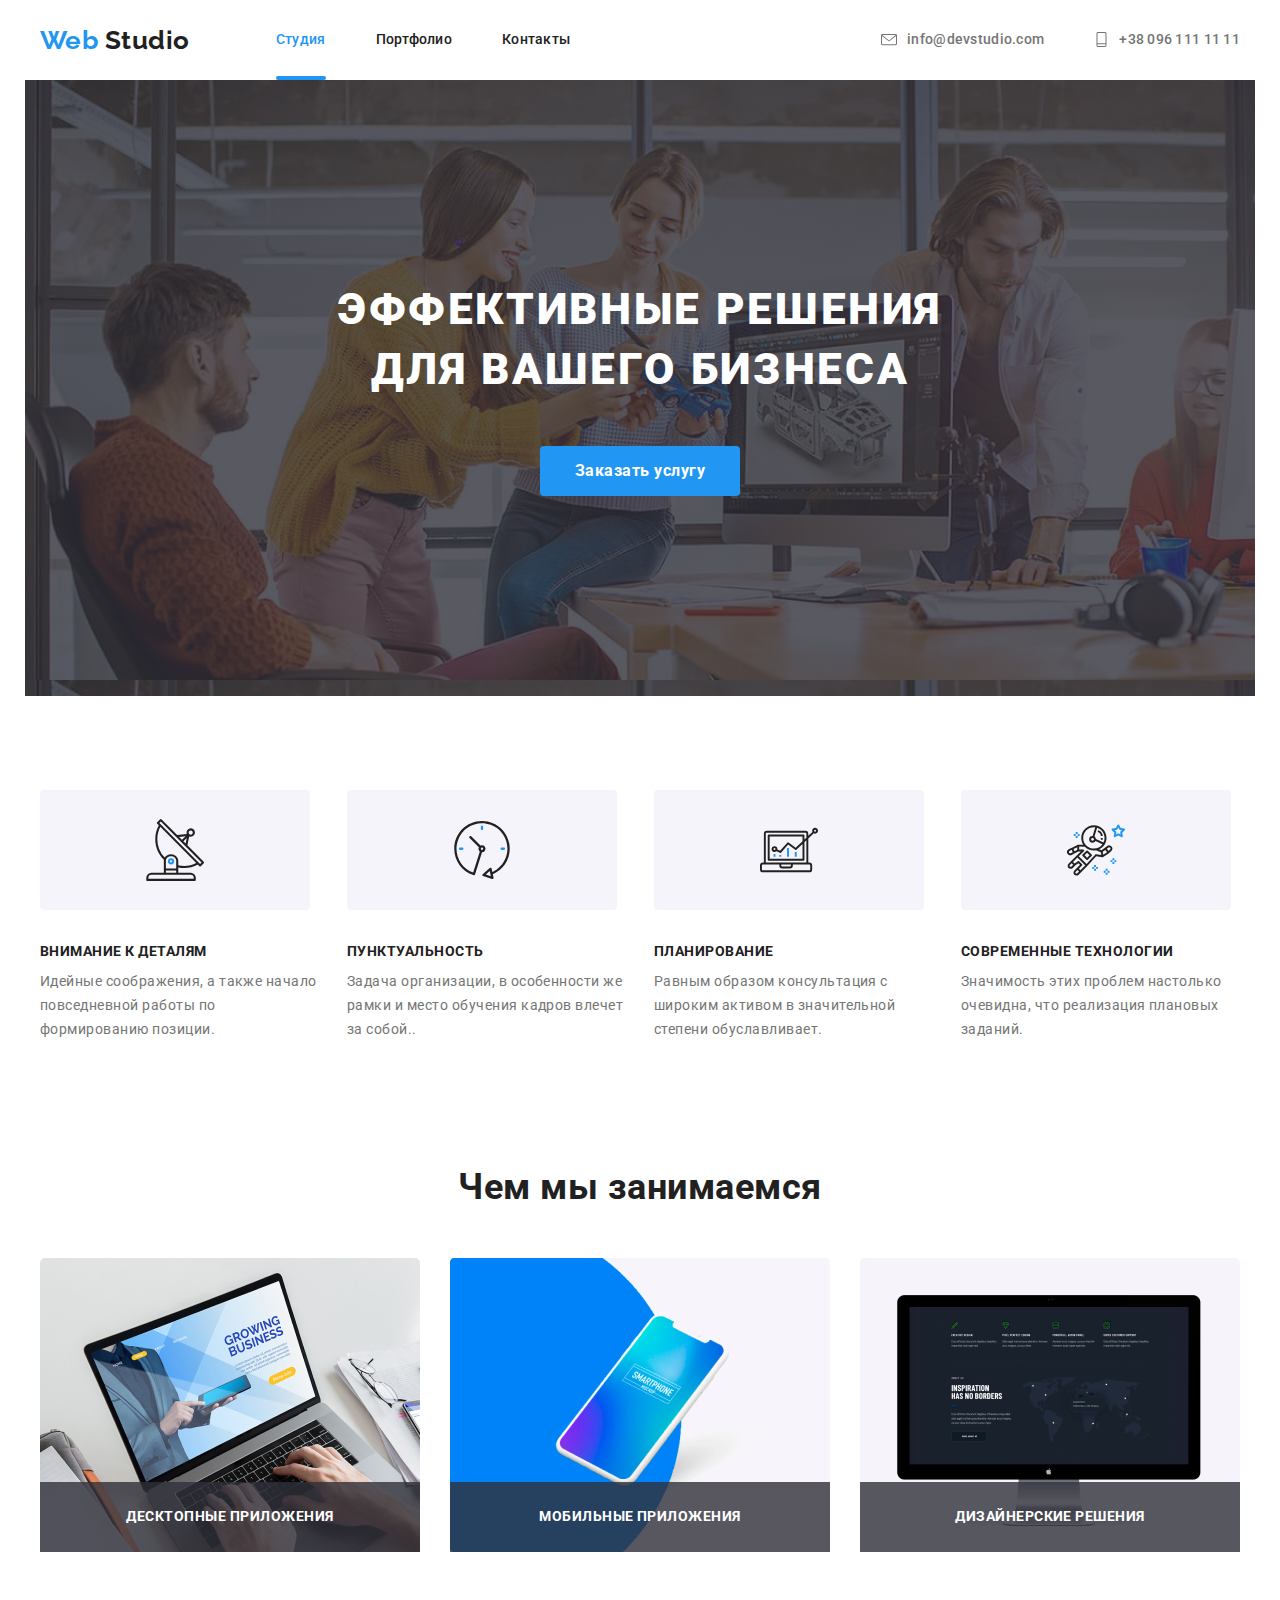
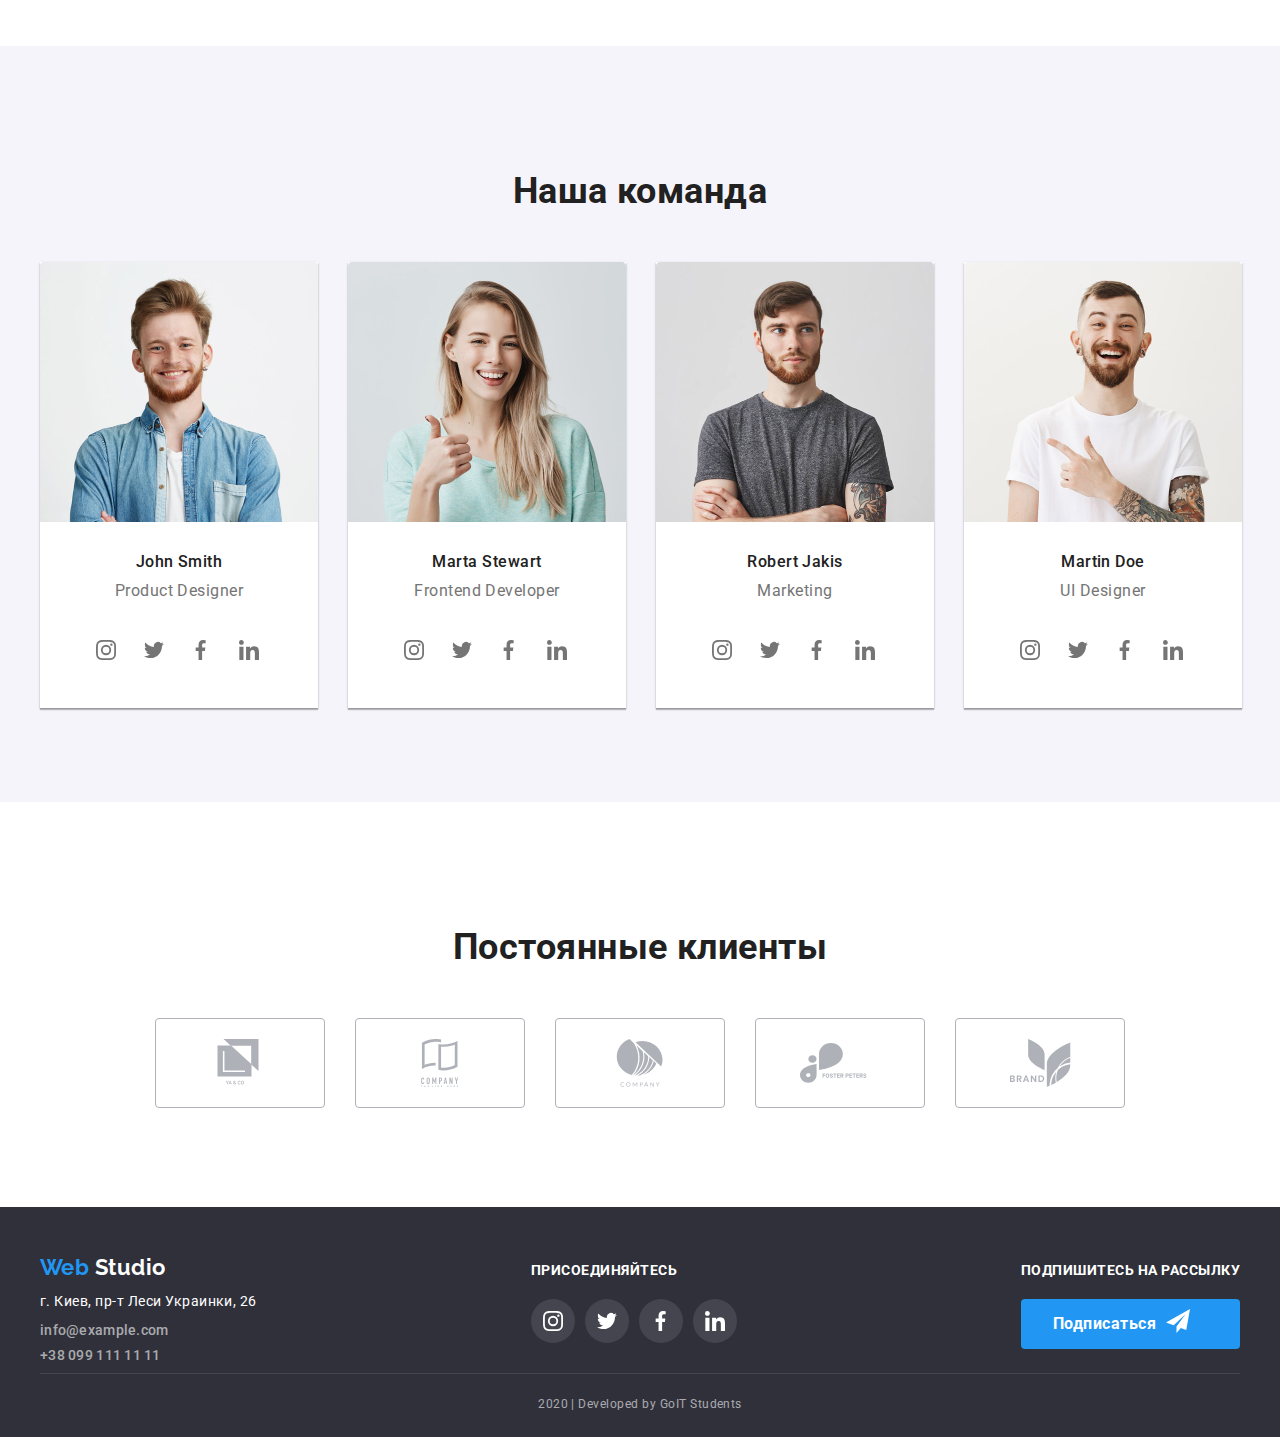
<file: index.html>
<!DOCTYPE html>
<html lang="en">
  <head>
    <meta charset="UTF-8" />
    <meta name="viewport" content="width=device-width, initial-scale=1.0" />
    <title>Document</title>
    <link
      href="https://fonts.googleapis.com/css2?family=Raleway:wght@700&family=Roboto:wght@400;500;700;900&display=swap"
      rel="stylesheet"
    />
    <link rel="stylesheet" href="https://cdnjs.cloudflare.com/ajax/libs/modern-normalize/0.6.0/modern-normalize.min.css" />
    <link rel="stylesheet" href="./css/common.css" />
    <link rel="stylesheet" href="./css/main.css" />
  </head>
  <body>
    <!--Шапка сайта-->
    <header class="page-header">
      <div class="container main-nav">
        <nav class="main-nav">
          <a href="./index.html" class="logo link">
            <span class="web-title">Web</span> Studio</a
          >
          <ul class="site-nav list">
            <li class="item"><a href="./index.html" class="link current">Студия</a></li>
            <li class="item"><a href="./portfolio.html" class="link">Портфолио</a></li>
            <li class="item"><a href="" class="link">Контакты</a></li>
          </ul>
        </nav>
              <ul class="list contacts">
                <li class="item">
                     <a href="mailto:info@devstudio.com" class="contact link"
                      >
                        <svg class="symbol-icon" width="16" height="16">
                          <use href="./images/sprite.svg#icon-envelope">
                          </use>
                        </svg>info@devstudio.com
                      </a> 
                </li>
                <li class="item">
                  <a href="tel:+380961111111" class="contact link"
                    >
                    <svg class="symbol-icon" width="15" height="15">
                      <use href="./images/sprite.svg#icon-phone">
                      </use>
                    </svg>
                    +38 096 111 11 11</a
                  >
                </li>
              </ul>
      </div>
    </header>

    <main>
      <!--заказ услуги-->
      <section class="container hero">
        <h1 class="hero-title">эффективные решения <br> для вашего бизнеса</h1>
        <a href="" class="button link">Заказать услугу</a>
      </section>

      <!--перечисление качеств сервиса-->
      <section class="section">
        <div class="container">
          <ul class="list">
            <li class="features">
                <svg class="icon" width="65" height="70">
                  <use href="./images/sprite.svg#icon-antena">
                  </use>
                </svg>
              <h3 class="section-title">внимание к деталям</h3>
              <p class="description">
                Идейные соображения, а также начало повседневной работы по
                формированию позиции.
              </p>
            </li>
            <li class="features">
              <svg class="icon" width="65" height="70">
                <use href="./images/sprite.svg#icon-clock">
                </use>
              </svg>
              <h3 class="section-title">пунктуальность</h3>
              <p class="description">
                Задача организации, в особенности же рамки и место обучения
                кадров влечет за собой..
              </p>
            </li>
            <li class="features">
            <svg class="icon" width="65" height="70">
              <use href="./images/sprite.svg#icon-diagram">
              </use>
            </svg>
              <h3 class="section-title">планирование</h3>
              <p class="description">
                Равным образом консультация с широким активом в значительной
                степени обуславливает.
              </p>
            </li>
            <li class="features">
              <svg class="icon" width="65" height="70">
                <use href="./images/sprite.svg#icon-astronaut">
                </use>
              </svg>
              <h3 class="section-title">современные технологии</h3>
              <p class="description">
                Значимость этих проблем настолько очевидна, что реализация
                плановых заданий.
              </p>
            </li>
          </ul>
        </div>
      </section>

      <!--услуги-->
      <section class="section">
        <div class="container service">
          <h2 class="section-title caption">Чем мы занимаемся</h2>
          <ul class="list">
            <li class="items">
              <img src="./images/business.jpg" alt="ноутбук" weidht="380" class="img"/>
              <h3 class="section-list">десктопные приложения</h3>
            </li>
            <li class="items">
              <img
                src="./images/box.jpg"
                alt="мобильный телефон"
                weidht="380" class="img"
              />
              <h3 class="section-list">мобильные приложения</h3>
            </li>
            <li class="items">
              <img src="./images/inspiration.jpg" alt="экран" weidht="380" class="img"/>
              <h3 class="section-list">дизайнерские решения</h3>
            </li>
          </ul>
        </div>
      </section>

      <!--список команды-->
      <section class="section team">
        <div class="container tm">
          <h2 class="section-title caption">Наша команда</h2>
          <ul class="list">
            <li class="list-team">
              <img
                src="./images/imgteam1.jpg"
                alt="Фото Джона Смита"
                weidht="278" class="photo"
              />
                <h3 class="section-title name">John Smith</h3>
                <p class="position">Product Designer</p>
              <ul class="list actions-social">
                <li class="team-social">
                  <a
                    href=""
                    aria-label="Ссылка на Инстаграм"
                    class="selection link"
                    ><svg width="20" height="20">
                      <use href="./images/sprite.svg#icon-instagram">
                      </use>
                    </svg></a
                  >
                </li>
                <li class="team-social">
                  <a
                    href=""
                    aria-label="Ссылка на Твитер"
                    class="selection link"
                    ><svg width="20" height="20">
                      <use href="./images/sprite.svg#icon-tvitter">
                      </use>
                    </svg></a
                  >
                </li>
                <li class="team-social">
                  <a
                    href=""
                    aria-label="Ссылка на Фейсбук"
                    class="selection link"
                    ><svg  width="20" height="20">
                      <use href="./images/sprite.svg#icon-fb">
                      </use>
                    </svg></a
                  >
                </li>
                <li class="team-social">
                  <a
                    href=""
                    aria-label="Ссылка на ЛинкедИн"
                    class="selection link"
                    ><svg width="20" height="20">
                      <use href="./images/sprite.svg#icon-linkedin">
                      </use>
                    </svg></a
                  >
                </li>
              </ul>
            </li>
            <li class="list-team">
              <img
                src="./images/imgteam2.jpg"
                alt="Фото Марты Стюарт"
                weidht="278" class="photo"
              />
              <h3 class="section-title name">Marta Stewart</h3>
              <p class="position">Frontend Developer</p>
              <ul class="list actions-social">
                <li class="team-social">
                  <a href="" aria-label="Ссылка на Инстаграм" class="selection link"><svg width="20" height="20">
                      <use href="./images/sprite.svg#icon-instagram">
                      </use>
                    </svg></a>
                </li>
                <li class="team-social">
                  <a href="" aria-label="Ссылка на Твитер" class="selection link"><svg width="20" height="20">
                      <use href="./images/sprite.svg#icon-tvitter">
                      </use>
                    </svg></a>
                </li>
                <li class="team-social">
                  <a href="" aria-label="Ссылка на Фейсбук" class="selection link"><svg  width="20" height="20">
                      <use href="./images/sprite.svg#icon-fb">
                      </use>
                    </svg></a>
                </li>
                <li class="team-social">
                  <a href="" aria-label="Ссылка на ЛинкедИн" class="selection link"><svg width="20" height="20">
                      <use href="./images/sprite.svg#icon-linkedin">
                      </use>
                    </svg></a>
                </li>
              </ul>
            </li>
            <li class="list-team">
              <img
                src="./images/imgteam3.jpg"
                alt="Фото Роберта Джакиса"
                weidht="278" class="photo"
              />
              <h3 class="section-title name">Robert Jakis</h3>
              <p class="position">Marketing</p>
              <ul class="list actions-social">
                <li class="team-social">
                  <a href="" aria-label="Ссылка на Инстаграм" class="selection link"><svg width="20" height="20">
                      <use href="./images/sprite.svg#icon-instagram">
                      </use>
                    </svg></a>
                </li>
                <li class="team-social">
                  <a href="" aria-label="Ссылка на Твитер" class="selection link"><svg width="20" height="20">
                      <use href="./images/sprite.svg#icon-tvitter">
                      </use>
                    </svg></a>
                </li>
                <li class="team-social">
                  <a href="" aria-label="Ссылка на Фейсбук" class="selection link"><svg  width="20" height="20">
                      <use href="./images/sprite.svg#icon-fb">
                      </use>
                    </svg></a>
                </li>
                <li class="team-social">
                  <a href="" aria-label="Ссылка на ЛинкедИн" class="selection link"><svg width="20" height="20">
                      <use href="./images/sprite.svg#icon-linkedin">
                      </use>
                    </svg></a>
                </li>
              </ul>
            </li>
            <li class="list-team">
              <img
                src="./images/imgteam4.jpg"
                alt="Фото Мартиа Доя"
                weidht="278" class="photo"
              />
              <h3 class="section-title name">Martin Doe</h3>
              <p class="position">UI Designer</p>
            <ul class="list actions-social">
              <li class="team-social">
                <a href="" aria-label="Ссылка на Инстаграм" class="selection link"><svg width="20" height="20">
                    <use href="./images/sprite.svg#icon-instagram">
                    </use>
                  </svg></a>
              </li>
              <li class="team-social">
                <a href="" aria-label="Ссылка на Твитер" class="selection link"><svg width="20" height="20">
                    <use href="./images/sprite.svg#icon-tvitter">
                    </use>
                  </svg></a>
              </li>
              <li class="team-social">
                <a href="" aria-label="Ссылка на Фейсбук" class="selection link"><svg  width="20" height="20">
                    <use href="./images/sprite.svg#icon-fb">
                    </use>
                  </svg></a>
              </li>
              <li class="team-social">
                <a href="" aria-label="Ссылка на ЛинкедИн" class="selection link"><svg width="20" height="20">
                    <use href="./images/sprite.svg#icon-linkedin">
                    </use>
                  </svg></a>
              </li>
            </ul>
            </li>
          </ul>
        </div>
      </section>

      <!--Клиенты-->
      <section class="section">
        <div class="container clnt">
        <h2 class="section-title caption">Постоянные клиенты</h2>
        <ul class="list companies">
          <li class="company-list">
            <a href="">
              <svg class="logo-client" width="20" height="30">
                <use href="./images/sprite.svg#icon-logo1">
                </use>
              </svg>
            </a>
          </li>
          <li class="company-list">
            <a href="">
              <svg class="logo-client" width="65" height="70">
                <use href="./images/sprite.svg#icon-logo2">
                </use>
              </svg>
            </a>
          </li>
          <li class="company-list">
            <a href="">
              <svg class="logo-client" width="65" height="70">
                <use href="./images/sprite.svg#icon-logo3">
                </use>
              </svg>
            </a>
          </li>
          <li class="company-list">
            <a href="">
              <svg class="logo-client" width="65" height="70">
                <use href="./images/sprite.svg#icon-logo4">
                </use>
              </svg>
            </a>
          </li>
          <li class="company-list">
            <a href="">
              <svg class="logo-client" width="65" height="70">
                <use href="./images/sprite.svg#icon-logo5">
                </use>
              </svg>
            </a>
          </li>
        </ul>
      </section>
      </div>
    </main>

    <!--подвал-->
    <footer class="footer">
      <div class="container">
        <div class="footer-items">
          <div>
            <a href="" class="logo link">
              <span class="web-title">Web</span>
              <span class="studio-title">Studio</span>
            </a>
            <address class="footer-title">
              <span class="adress">г. Киев, пр-т Леси Украинки, 26</span>  
              <a href="mailto:info@example.com" class="contact link"
                >info@example.com</a
              >
              <a href="tel:+380991111111" class="contact link">+38 099 111 11 11</a>
            </address>
          </div>
          <div class="actions-icon">
            <b class="footer-title action">присоединяйтесь</b>
            <ul class="section list">
                <li>
                  <a href="" aria-label="Ссылка на Инстаграм" class="selection social link"><svg  width="20" height="20">
                      <use href="./images/sprite.svg#icon-instagram">
                      </use>
                    </svg></a>
                </li>
                <li>
                  <a href="" aria-label="Ссылка на Твитер" class="selection social link"><svg  width="20" height="20">
                      <use href="./images/sprite.svg#icon-tvitter">
                      </use>
                    </svg></a>
                </li>
                <li>
                  <a href="" aria-label="Ссылка на Фейсбук" class="selection social link"><svg  width="20" height="20">
                      <use href="./images/sprite.svg#icon-fb">
                      </use>
                    </svg></a>
                </li>
                <li>
                  <a href="" aria-label="Ссылка на ЛинкедИн" class="selection social link"><svg  width="20" height="20">
                      <use href="./images/sprite.svg#icon-linkedin">
                      </use>
                    </svg></a>
              </ul>
            </ul>
          </div>
          <div class="action-subscribe">
            <b class="footer-title action">подпишитесь на рассылку</b>
            <a href="" class="button link send-mail">Подписаться<svg class="send" width="24" height="24">
              <use href="./images/sprite.svg#icon-icon-send">
              </use>
            </svg></a>
          </div>
        </div>
        <p class="develope-title">2020 | Developed by GoIT Students</p>
      </div>
    </footer>
  </body>
</html>
</file>
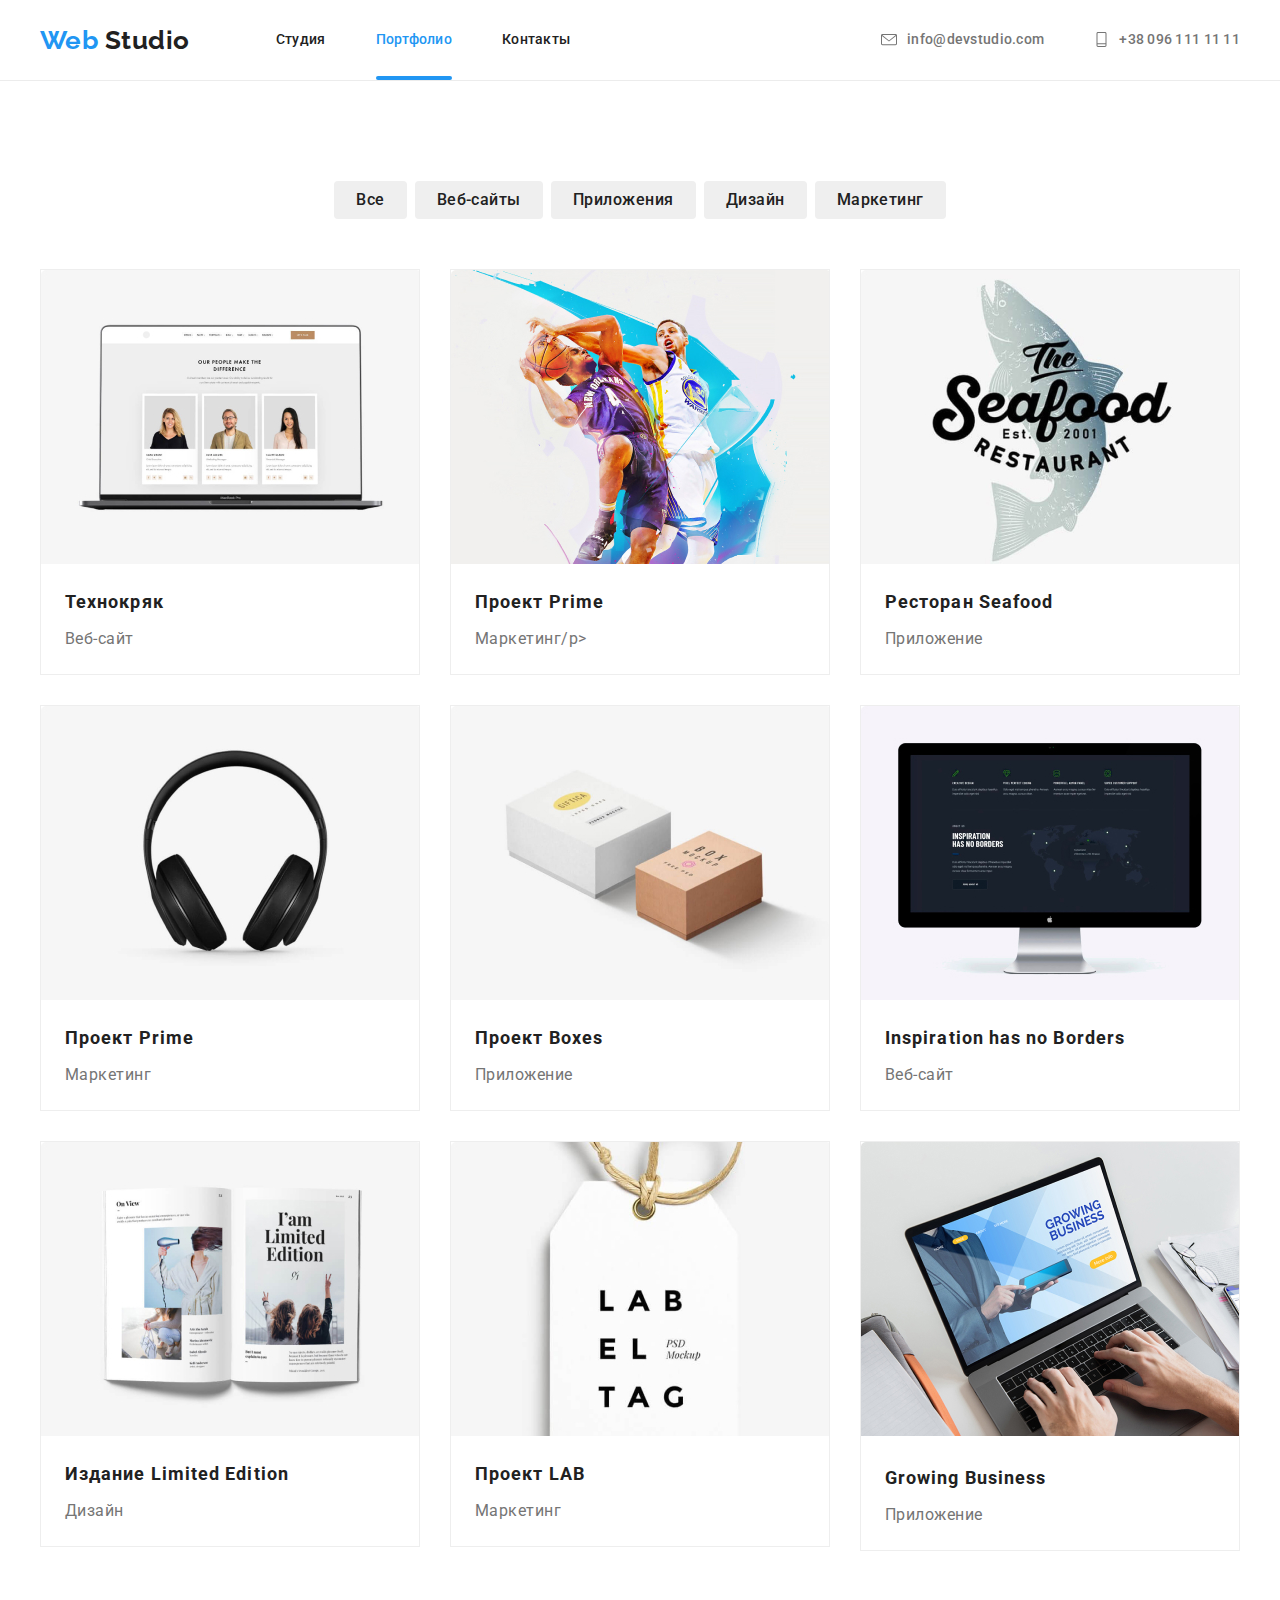
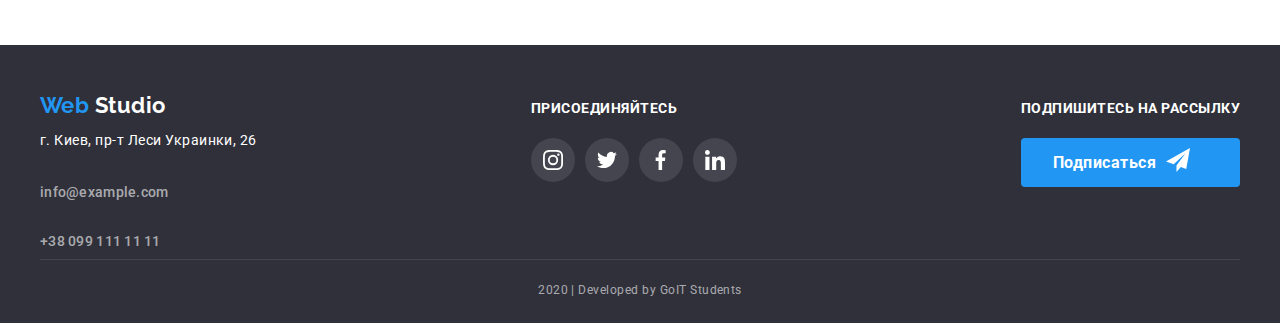
<file: portfolio.html>
<!DOCTYPE html>
<html lang="en">
  <head>
    <meta charset="UTF-8" />
    <meta name="viewport" content="width=device-width, initial-scale=1.0" />
    <title>Document</title>
    <link
      href="https://fonts.googleapis.com/css2?family=Raleway:wght@700&family=Roboto:wght@400;500;700;900&display=swap"
      rel="stylesheet"
    />
    <link rel="stylesheet" href="./css/common.css" />
    <link rel="stylesheet" href="./css/portfolio.css" />
    <link rel="stylesheet" href="./css/main.css" />
  </head>

  <body>
    <!--Шапка сайта-->
    <header class="page-header border">
      <div class="container main-nav">
        <nav class="main-nav">
          <a href="./index.html" class="logo link">
            <span class="web-title">Web</span> Studio</a
          >
          <ul class="site-nav list">
            <li class="item"><a href="./index.html" class="link">Студия</a></li>
            <li class="item">
              <a href="./portfolio.html" class="link current">Портфолио</a>
            </li>
            <li class="item"><a href="" class="link">Контакты</a></li>
          </ul>
        </nav>
        <ul class="list contacts">
          <li class="item">
            <a href="mailto:info@devstudio.com" class="contact link">
              <svg class="symbol-icon" width="16" height="16">
                <use href="./images/sprite.svg#icon-envelope"></use></svg
              >info@devstudio.com
            </a>
          </li>
          <li class="item">
            <a href="tel:+380961111111" class="contact link">
              <svg class="symbol-icon" width="15" height="15">
                <use href="./images/sprite.svg#icon-phone"></use>
              </svg>
              +38 096 111 11 11</a
            >
          </li>
        </ul>
      </div>
    </header>

    <main>
      <!-- Фильтер -->
      <div class="line">
        <div class="btn-filter">
          <button type="button" class="filter">Все</button>
          <button type="button" class="filter">Веб-сайты</button>
          <button type="button" class="filter">Приложения</button>
          <button type="button" class="filter">Дизайн</button>
          <button type="button" class="filter">Маркетинг</button>
        </div>
      </div>

      <!-- галерея работ -->
      <section class="portfolio">
        <div class="works">
          <ul class="list">
            <li class="element">
              <div class="billet">
                <div class="project-thumb">
                  <img
                    src="./images/tehnokryak.jpg"
                    alt="Ноутбук"
                    class="img"
                  />
                  <p class="portfolio-description">
                    Технокряк это современная площадка распространения
                    коронавируса. Компании используют эту платформу для
                    цифрового шпионажа и атак на защищённые сервера конкурентов.
                  </p>
                </div>
                <h2 class="portfolio-title">Технокряк</h2>
                <p class="portfolio-category">Веб-сайт</p>
              </div>
            </li>
            <li class="element">
              <div class="billet">
                <div class="project-thumb">
                  <img
                    src="./images/neworleand.jpg"
                    alt="Игра в баскетбол"
                    class="img"
                  />
                  <p class="portfolio-description">
                    Технокряк это современная площадка распространения
                    коронавируса. Компании используют эту платформу для
                    цифрового шпионажа и атак на защищённые сервера конкурентов.
                  </p>
                </div>
                <h2 class="portfolio-title">Проект Prime</h2>
                <p class="portfolio-category">Маркетинг/p></p>
              </div>
            </li>
            <li class="element">
              <div class="billet">
                <div class="project-thumb">
                  <img src="./images/seafood.jpg" alt="Акула" class="img" />
                  <p class="portfolio-description">
                    Технокряк это современная площадка распространения
                    коронавируса. Компании используют эту платформу для
                    цифрового шпионажа и атак на защищённые сервера конкурентов.
                  </p>
                </div>
                <h2 class="portfolio-title">Ресторан Seafood</h2>
                <p class="portfolio-category">Приложение</p>
              </div>
            </li>
            <li class="element">
              <div class="billet">
                <div class="project-thumb">
                  <img src="./images/prime.jpg" alt="Наушники" class="img" />
                  <p class="portfolio-description">
                    Технокряк это современная площадка распространения
                    коронавируса. Компании используют эту платформу для
                    цифрового шпионажа и атак на защищённые сервера конкурентов.
                  </p>
                </div>
                <h2 class="portfolio-title">Проект Prime</h2>
                <p class="portfolio-category">Маркетинг</p>
              </div>
            </li>
            <li class="element">
              <div class="billet">
                <div class="project-thumb">
                  <img src="./images/boxes.jpg" alt="Коробки" class="img" />
                  <p class="portfolio-description">
                    Технокряк это современная площадка распространения
                    коронавируса. Компании используют эту платформу для
                    цифрового шпионажа и атак на защищённые сервера конкурентов.
                  </p>
                </div>
                <h2 class="portfolio-title">Проект Boxes</h2>
                <p class="portfolio-category">Приложение</p>
              </div>
            </li>
            <li class="element">
              <div class="billet">
                <div class="project-thumb">
                  <img src="./images/inspiration.jpg" alt="Экран" class="img" />
                  <p class="portfolio-description">
                    Технокряк это современная площадка распространения
                    коронавируса. Компании используют эту платформу для
                    цифрового шпионажа и атак на защищённые сервера конкурентов.
                  </p>
                </div>
                <h2 class="portfolio-title">Inspiration has no Borders</h2>
                <p class="portfolio-category">Веб-сайт</p>
              </div>
            </li>
            <li class="element">
              <div class="billet">
                <div class="project-thumb">
                  <img src="./images/edition.jpg" alt="Книга" class="img" />
                  <p class="portfolio-description">
                    Технокряк это современная площадка распространения
                    коронавируса. Компании используют эту платформу для
                    цифрового шпионажа и атак на защищённые сервера конкурентов.
                  </p>
                </div>
                <h2 class="portfolio-title">Издание Limited Edition</h2>
                <p class="portfolio-category">Дизайн</p>
              </div>
            </li>
            <li class="element">
              <div class="billet">
                <div class="project-thumb">
                  <img src="./images/lab.jpg" alt="Бирка" class="img" />
                  <p class="portfolio-description">
                    Технокряк это современная площадка распространения
                    коронавируса. Компании используют эту платформу для
                    цифрового шпионажа и атак на защищённые сервера конкурентов.
                  </p>
                </div>
                <h2 class="portfolio-title">Проект LAB</h2>
                <p class="portfolio-category">Маркетинг</p>
              </div>
            </li>
            <li class="element">
              <div class="billet">
                <div class="project-thumb">
                  <img src="./images/business.jpg" alt="Ноутбук" />
                  <p class="portfolio-description">
                    Технокряк это современная площадка распространения
                    коронавируса. Компании используют эту платформу для
                    цифрового шпионажа и атак на защищённые сервера конкурентов.
                  </p>
                </div>
                <h2 class="portfolio-title">Growing Business</h2>
                <p class="portfolio-category">Приложение</p>
              </div>
            </li>
          </ul>
        </div>
      </section>
    </main>

    <!--подвал-->
    <footer class="footer">
      <div class="container">
        <div class="footer-items">
          <div>
            <a href="" class="logo link">
              <span class="web-title">Web</span>
              <span class="studio-title">Studio</span>
            </a>
            <address class="footer-title">
              <span class="adress">г. Киев, пр-т Леси Украинки, 26</span> <br />
              <a href="mailto:info@example.com" class="contact link"
                >info@example.com</a
              >
              <br />
              <a href="tel:+380991111111" class="contact link"
                >+38 099 111 11 11</a
              >
            </address>
          </div>
          <div class="actions-icon">
            <b class="footer-title action">ПРИСОЕДИНЯЙТЕСЬ</b>
            <ul class="section list">
              <li>
                <a
                  href=""
                  aria-label="Ссылка на Инстаграм"
                  class="selection social link"
                  ><svg width="20" height="20">
                    <use href="./images/sprite.svg#icon-instagram"></use></svg
                ></a>
              </li>
              <li>
                <a
                  href=""
                  aria-label="Ссылка на Твитер"
                  class="selection social link"
                  ><svg width="20" height="20">
                    <use href="./images/sprite.svg#icon-tvitter"></use></svg
                ></a>
              </li>
              <li>
                <a
                  href=""
                  aria-label="Ссылка на Фейсбук"
                  class="selection social link"
                  ><svg width="20" height="20">
                    <use href="./images/sprite.svg#icon-fb"></use></svg
                ></a>
              </li>
              <li>
                <a
                  href=""
                  aria-label="Ссылка на ЛинкедИн"
                  class="selection social link"
                  ><svg width="20" height="20">
                    <use href="./images/sprite.svg#icon-linkedin"></use></svg
                ></a>
              </li>
            </ul>
          </div>
          <div class="action-subscribe">
            <b class="footer-title action">ПОДПИШИТЕСЬ НА РАССЫЛКУ</b>
            <a href="" class="button link send-mail"
              >Подписаться<svg class="send" width="24" height="24">
                <use href="./images/sprite.svg#icon-icon-send"></use></svg
            ></a>
          </div>
        </div>
        <p class="develope-title">2020 | Developed by GoIT Students</p>
      </div>
    </footer>
  </body>
</html>
</file>
<file: css/common.css>
/* title color #212121 */
/* text color #757575 */
/* button background color #2196F3 */
/*  wight #FFFFFF */
/* adress color  rgba(255, 255, 255, 0.6); */

:root {
  --title-text-color: #212121;
  --primary-text-color: #757575;
  --active-bgr-color: #2196f3;
  --button-title-color: #ffffff;
  --adress-text-color: rgba(255, 255, 255, 0.6);
  --background-gray-color: #f5f4fa;
  --background-footer-color: #2f303a;
  --primary-bg-color: #e5e5e5;
  --secondary-bg-color: rgba(47, 48, 58, 0.8);
}

html {
  box-sizing: border-box;
}

*,
*::before,
*::after {
  box-sizing: inherit;
}

.list {
  list-style: none;
  margin: 0;
  padding: 0;
}

body {
  margin: 0;
  background-color: #ffffff;
  color: var(--primary-text-color);

  font-family: roboto, sans-serif;
  letter-spacing: 0.03em;
}

.main-nav {
  display: flex;
  align-items: center;
}

.container {
  margin-left: auto;
  margin-right: auto;
  padding-left: 15px;
  padding-right: 15px;
  width: 1230px;
}

.link {
  text-decoration: none;
}

.logo {
  color: var(--title-text-color);

  font-family: Raleway;
  font-weight: 700;
  font-size: 26px;
  line-height: 1.19;
}
.web-title {
  color: var(--active-bgr-color);
}

/* site nav */

.site-nav {
  margin-left: 86px;
  display: flex;
}

.site-nav .item:not(:last-child) {
  margin-right: 50px;
}

.list .item:not(:last-child) {
  margin-right: 50px;
}

.site-nav .link {
  transition: color 250ms cubic-bezier(0.4, 0, 0.2, 1);
  display: block;
  padding-top: 32px;
  color: var(--title-text-color);

  font-weight: 500;
  font-size: 14px;
  line-height: 1.14;
  letter-spacing: 0.02em;
}

.site-nav .link:hover,
.site-nav .link:focus {
  color: var(--active-bgr-color);
}

.site-nav .link.current {
  color: var(--active-bgr-color);
}

.link.current::after {
  content: "";
  display: flex;

  width: 100%;
  height: 4px;
  border-radius: 2px;

  margin-top: 28px;

  background-color: var(--active-bgr-color);
}

.symbol-icon {
  margin-right: 10px;
}

.adrs {
  display: flex;
}

.contact {
  transition: color 250ms cubic-bezier(0.4, 0, 0.2, 1);
  display: flex;
  padding-top: 32px;
  padding-bottom: 32px;
  color: var(--primary-text-color);
  fill: var(--primary-text-color);
  font-weight: 500;
  font-size: 14px;
  line-height: 1.14;
  letter-spacing: 0.02em;
}

.contacts {
  display: flex;
  margin-left: auto;
}

.items {
  margin-left: 50px;
}

.list .item:not(:last child) {
  margin-right: 0;
}

.contact:hover,
.contact:focus {
  color: var(--active-bgr-color);
  fill: var(--active-bgr-color);
}

/* footer */

.footer {
  background-color: var(--background-footer-color);
}

.studio-title {
  color: var(--button-title-color);
}

.footer .logo {
  display: inline-block;
  margin-top: 48px;
  margin-bottom: 10px;
  font-size: 22px;
  line-height: 1.18;
}

.adress {
  display: inline-block;
  margin-top: 0;
  margin-bottom: 9px;
}

.footer-title {
  display: flex;
  flex-direction: column;
  color: var(--button-title-color);
  font-style: normal;

  font-weight: 400;
  font-size: 14px;
  line-height: 1.71;
}

.actions-icon .footer-title {
  text-transform: uppercase;
}

.action-subscribe .footer-title {
  text-transform: uppercase;
}

.footer .contact {
  display: inline-block;
  color: var(--adress-text-color);
  margin-bottom: 9px;
}

.footer .contact:hover,
.footer .contact:focus {
  color: var(--active-bgr-color);
}

.develope-title {
  margin: 0;
  padding-top: 18px;
  padding-bottom: 21px;
  border-top: 1px solid rgba(255, 255, 255, 0.1);
  color: var(--adress-text-color);

  font-weight: normal;
  font-size: 12px;
  line-height: 2;
  text-align: center;
}

.footer-items {
  display: flex;
  align-items: baseline;
  justify-content: space-between;
}

.action {
  margin-top: 56px;
  display: inline-block;
  margin-bottom: 21px;
  font-weight: 700;
  font-size: 14px;
  line-height: 1.14;
}

.footer-title .contact {
  padding-bottom: 0;
  padding-top: 0;
}

.section .social {
  fill: #ffffff;
  background-color: rgba(255, 255, 255, 0.1);
}

.section .social:not(last-child) {
  margin-right: 10px;
}

.send {
  margin-left: 10px;
}

.action-subscribe .send-mail {
  display: flex;
}
</file>
<file: css/main.css>
/* title color #212121 */
/* text color #757575 */
/* button background color #2196F3 */
/*  wight #FFFFFF */
/* adress color  rgba(255, 255, 255, 0.6); */

/* Page Header */
.page-header {
  background-color: var(--button-title-color);
}

/* hero */
.hero {
  padding-bottom: 200px;
  padding-top: 200px;
  text-align: center;
  background-image: linear-gradient(
      to right,
      rgba(47, 48, 58, 0.8),
      rgba(47, 48, 58, 0.8)
    ),
    url("../images/Header\ img.jpg");
}

.hero-title {
  margin-top: 0;
  margin-bottom: 46px;
  color: var(--button-title-color);

  font-weight: 900;
  font-size: 44px;
  line-height: 1.36;
  text-transform: uppercase;

  text-align: center;
  letter-spacing: 0.06em;
}

.button {
  display: inline-block;

  padding: 10px 32px;
  border-radius: 4px;
  min-width: 200px;
  text-align: center;

  color: var(--button-title-color);
  background-color: var(--active-bgr-color);

  font-family: Roboto;
  font-weight: 700;
  font-size: 16px;
  line-height: 1.87;
}

/* service */

.item-service {
  display: flex;
}

.features {
  width: 278px;
}

.container .list {
  display: flex;
}

.list .features:not(:last-child) {
  margin-right: 29px;
}
.icon {
  width: 270px;
  height: 120px;
  padding: 25px 106px;
  background-repeat: no-repeat;
  border-radius: 4px;
  background-color: var(--background-gray-color);
}

.list > .items {
  margin-left: 0;
  margin-right: 30px;
}

.team {
  background-color: var(--background-gray-color);
}

.section .container {
  padding-top: 94px;
}
.section .service,
.section .clnt,
.section .tm {
  padding-bottom: 94px;
}

.section-title {
  margin-top: 30px;
  margin-bottom: 10px;
  color: var(--title-text-color);

  font-weight: 700;
  font-size: 14px;
  line-height: 1.14;
}

.features .section-title {
  text-transform: uppercase;
}

.description {
  margin-top: 0;
  margin-bottom: 0;

  font-weight: 400;
  font-size: 14px;
  line-height: 1.71;
}

.caption {
  margin-bottom: 50px;
  font-weight: 700;
  font-size: 36px;
  line-height: 1.17;
  text-align: center;
}

/* servise */

.img {
  display: block;
}

.list .items {
  position: relative;
}

.section-list {
  position: absolute;
  bottom: 0;
  left: 0;

  display: inline-block;
  margin: 0;
  padding: 27px 70px;
  text-align: center;
  min-width: 380px;

  color: var(--button-title-color);
  background-color: var(--secondary-bg-color);

  text-transform: uppercase;
  font-weight: 700;
  font-size: 14px;
  line-height: 1.14;
}

/* Team */

.photo {
  display: block;
}

.name {
  font-weight: 500;
  font-size: 16px;
  line-height: 1.19;
}

.position {
  margin-top: 0;
  margin-bottom: 28px;
  font-weight: 400;
  font-size: 16px;
  line-height: 1.19;
}
.list-team {
  display: inline-block;
  text-align: center;
  margin-right: 30px;

  background-color: var(--button-title-color);
  box-shadow: 0px 2px 1px rgba(0, 0, 0, 0.2), 0px 1px 1px rgba(0, 0, 0, 0.14),
    0px 1px 3px rgba(0, 0, 0, 0.12);
}

.list-team:last-child {
  margin-right: 0;
}

.actions-social {
  padding-bottom: 36px;
}

.list .team-social {
  width: calc((100% - 88px) / 4);
}

.team-social:first-child {
  margin-left: 44px;
}

.selection {
  transition: background-color 250ms cubic-bezier(0.4, 0, 0.2, 1);
  display: flex;
  align-items: center;
  justify-content: center;
  width: 44px;
  height: 44px;
  border-radius: 50%;

  fill: var(--primary-text-color);
}

.selection:hover,
.selection:focus {
  background-color: var(--active-bgr-color);
  fill: #ffffff;
}

/* Clients */

.client {
  display: block;
  width: 175px;
  height: 90px;
  border: 1px solid #afb1b8;
  padding: 21px 47px;
  border-radius: 4px;
}
.section .companies {
  justify-content: center;
}

.logo-client {
  transition: fill 250ms cubic-bezier(0.4, 0, 0.2, 1),
    border 250ms cubic-bezier(0.4, 0, 0.2, 1);
  fill: #afb1b8;
  padding: 20px 44px;
  width: 170px;
  height: 90px;
  background-color: #ffffff;
  border: 1px solid #afb1b8;
  border-radius: 4px;
}

.logo-client:hover,
.logo-client:focus {
  border: 1px solid var(--active-bgr-color);
  fill: var(--active-bgr-color);
}

.company-list:not(:last-child) {
  margin-right: 30px;
}
</file>
<file: css/portfolio.css>
.border {
  border-bottom: 1px solid #ececec;
}

/* filter */

.line {
  width: 1230px;
  margin-left: auto;
  margin-right: auto;
}

.btn-filter {
  display: flex;
  justify-content: center;
}

.filter {
  border: 0;
  margin-top: 100px;
  margin-bottom: 50px;
  margin-right: 8px;
  padding: 6px 22px;
  color: var(--title-text-color);
  font-family: roboto, sans-serif;

  border-radius: 4px;

  font-weight: 500;
  font-size: 16px;
  line-height: 1.62;
  letter-spacing: 0.03em;
}

.filter:last-child {
  margin-right: 0;
}

.filter:hover,
.filter:focus {
  color: var(--button-title-color);
  background-color: var(--active-bgr-color);
  box-shadow: 0px 2px 2px rgba(0, 0, 0, 0.12), 0px 1px 2px rgba(0, 0, 0, 0.08),
    0px 3px 1px rgba(0, 0, 0, 0.1);
}

/* portfolio */

.portfolio {
  width: 1230px;
  margin-left: auto;
  margin-right: auto;
  padding-right: 15px;
  padding-left: 15px;
}

.works .list {
  display: flex;
  flex-wrap: wrap;
}

.list .element {
  width: calc((100% - 60px) / 3);
  margin-right: 30px;
  margin-bottom: 30px;
}

.portfolio-title {
  margin-top: 20px;
  margin-bottom: 4px;
  margin-left: 24px;
  color: var(--title-text-color);

  font-weight: 700;
  font-size: 18px;
  line-height: 2;
  letter-spacing: 0.06em;
}

.portfolio-category {
  margin-left: 24px;
  margin-top: 0;
  margin-bottom: 20px;
  font-weight: 400;
  font-size: 16px;
  line-height: 1.87;
}

.project-thumb {
  position: relative;
  overflow: hidden;
}

.project-thumb::before {
  position: absolute;
  content: "";
  display: inline-block;
  width: 100%;
  height: 100%;

  background-color: rgba(33, 150, 243, 0.9);
  transform: translateY(100%);

  transition: transform 250ms cubic-bezier(0.4, 0, 0.2, 1);
}

.project-thumb:hover::before {
  transform: translateY(-0%);
}

.project-thumb:hover .portfolio-description {
  transform: translateY(-100%);
}

.portfolio-description {
  position: absolute;

  /* transform: translateY(-100%); */

  transition: transform 250ms cubic-bezier(0.4, 0, 0.2, 1);

  margin-top: 0;
  margin-bottom: 0;

  padding: 63px 24px;

  color: var(--button-title-color);

  font-weight: normal;
  font-size: 18px;
  line-height: 1.56;
}

.billet {
  border: 1px solid #eeeeee;
  background: #ffffff;
}

.billet:hover,
.billet:focus {
  box-shadow: 0px 2px 1px rgba(0, 0, 0, 0.2), 0px 1px 1px rgba(0, 0, 0, 0.14),
    0px 1px 3px rgba(0, 0, 0, 0.12);
}

.element:nth-child(3n) {
  margin-right: 0;
}

.element:nth-last-child(-n + 3) {
  margin-bottom: 94px;
}
</file>
